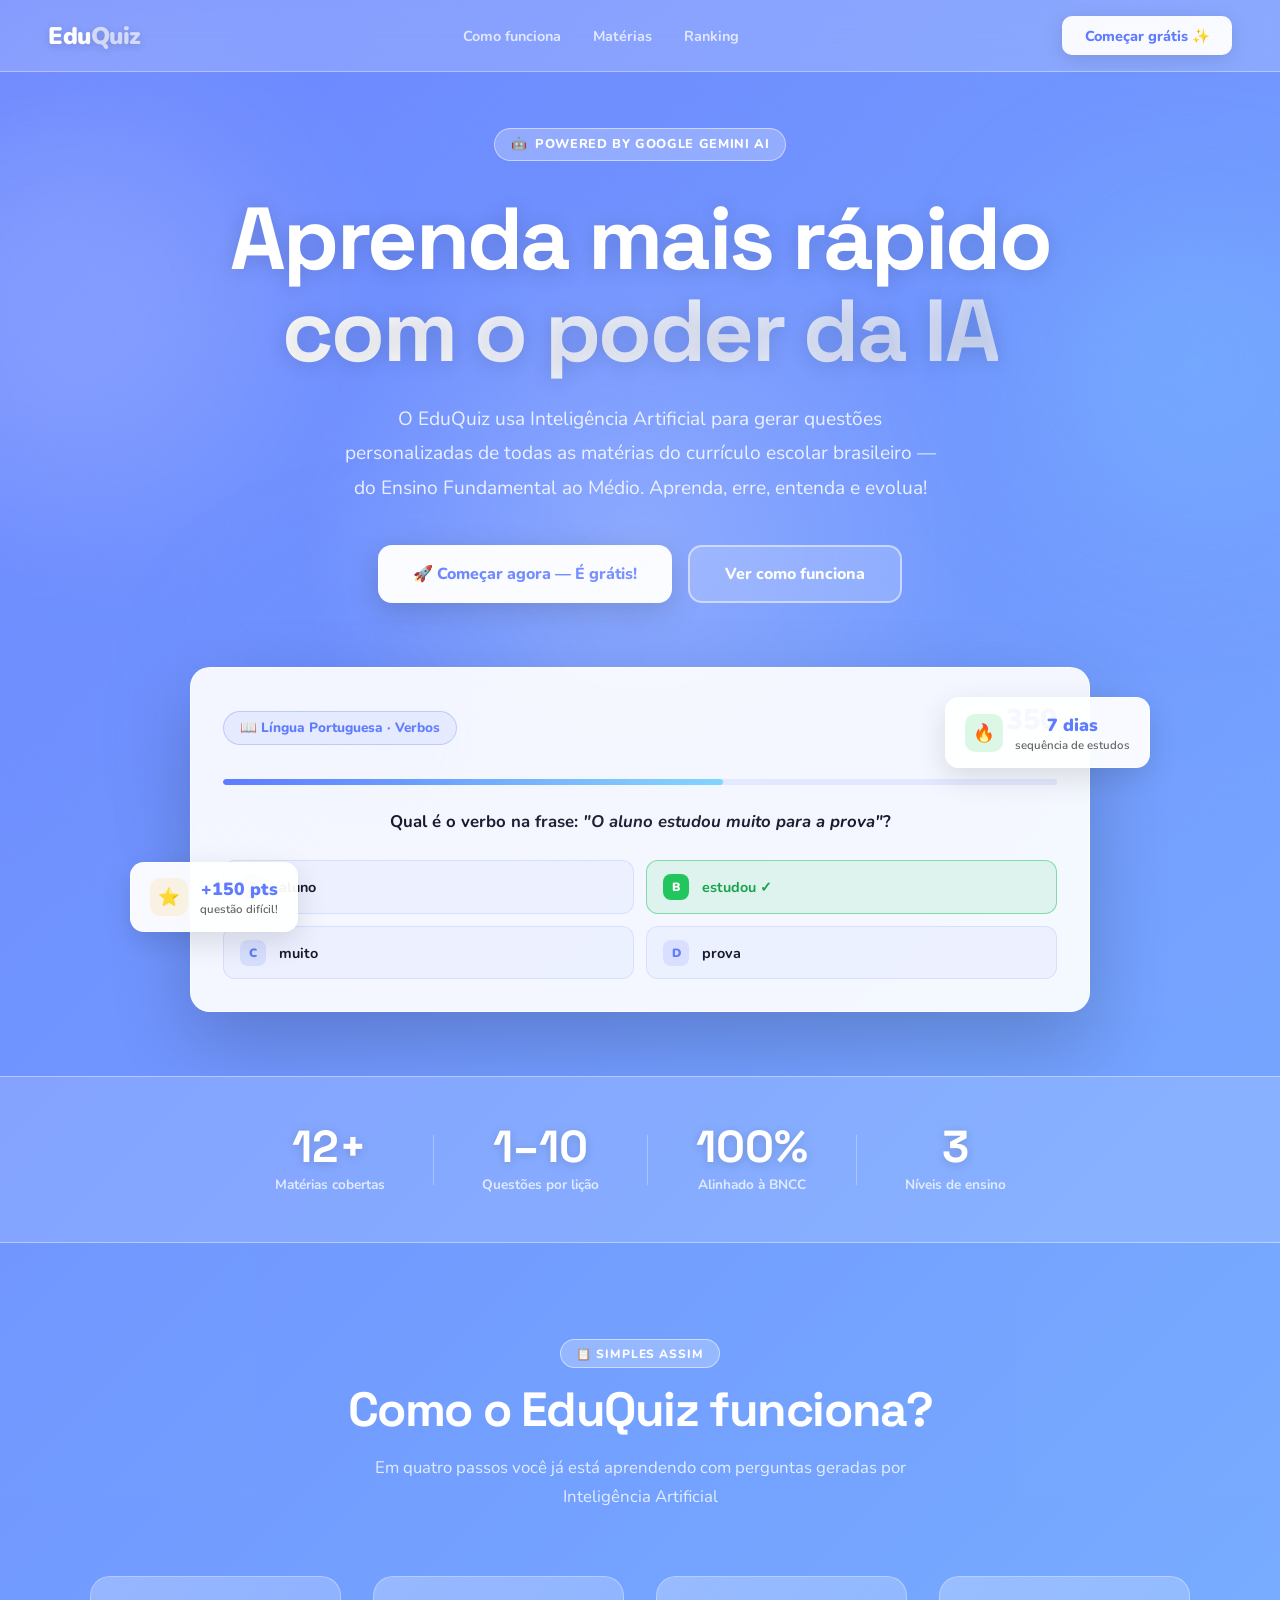
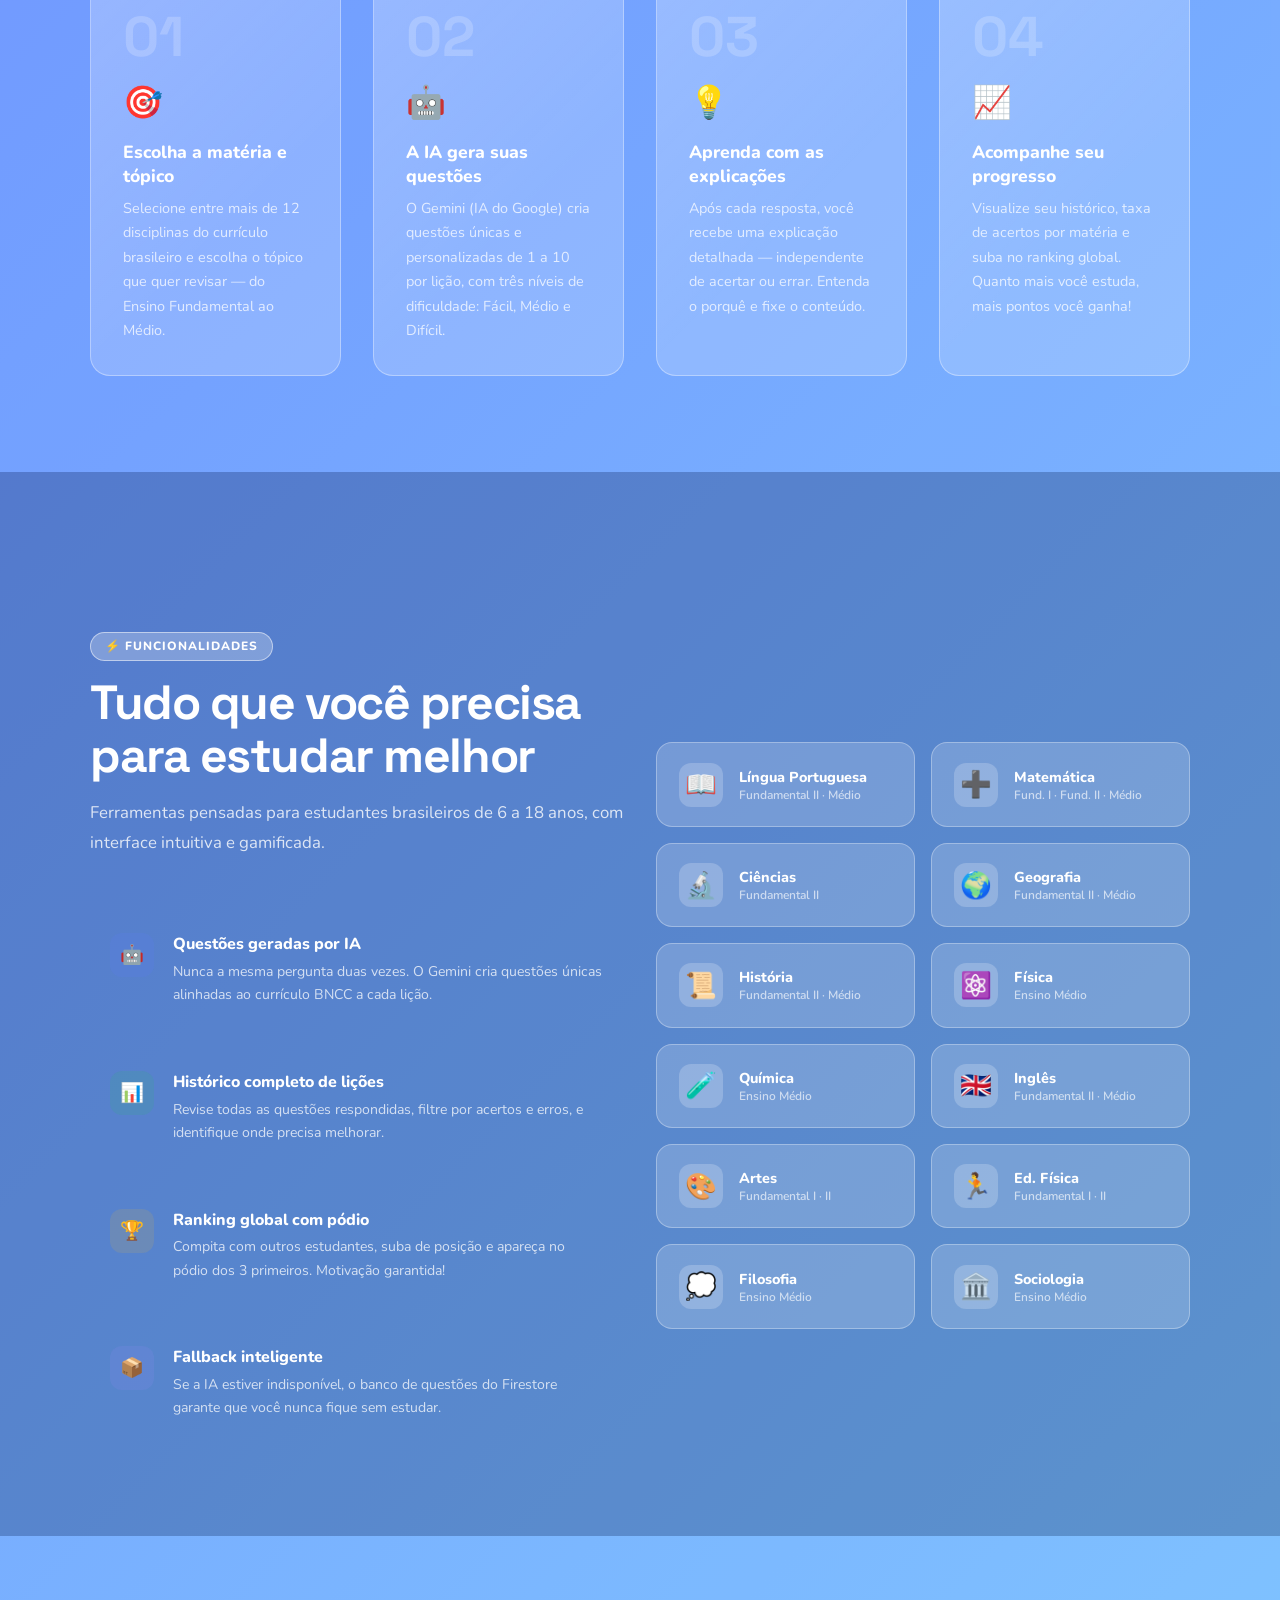
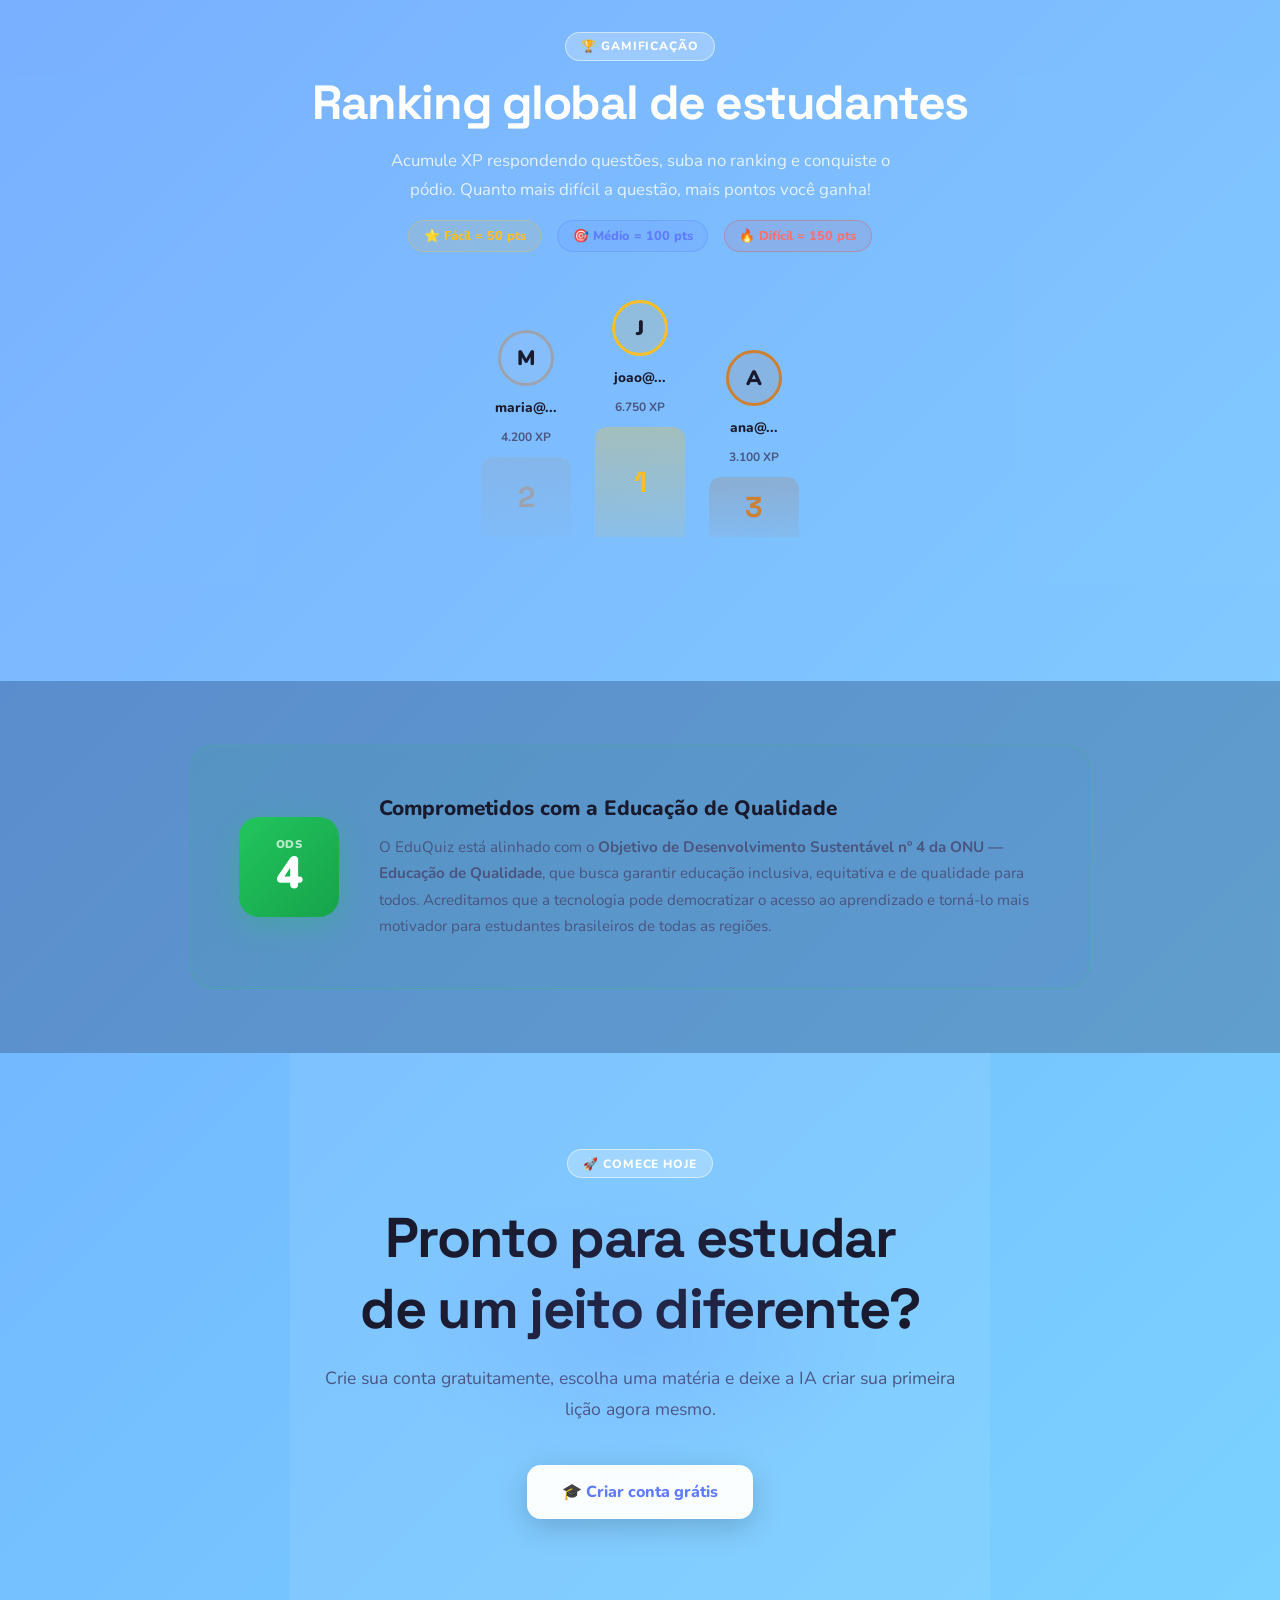
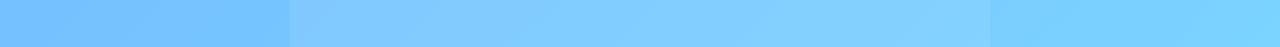
<file: index.html>
<!DOCTYPE html>
<html lang="pt-br">
<head>
  <meta charset="UTF-8">
  <meta name="viewport" content="width=device-width, initial-scale=1.0">
  <title>EduQuiz — Aprender nunca foi tão divertido</title>
  <link rel="preconnect" href="https://fonts.googleapis.com">
  <link href="https://fonts.googleapis.com/css2?family=Nunito:wght@400;600;700;800;900&family=Space+Grotesk:wght@300;400;500;600;700&display=swap" rel="stylesheet">
  <style>
    *, *::before, *::after { box-sizing: border-box; margin: 0; padding: 0; }

    :root {
      --blue:   #5f7cff;
      --cyan:   #7bd3ff;
      --purple: #a78bfa;
      --green:  #22c55e;
      --yellow: #fbbf24;
      --red:    #f87171;
      --dark:   #0d0f1a;
      --dark2:  #13162b;
      --dark3:  #1a1e3a;
      --text:   #1a1a2e;
      --muted:  #4a5580;
      --border: rgba(95,124,255,0.2);
      --bg-grad: linear-gradient(135deg, #5f7cff, #7bd3ff);
    }

    html { scroll-behavior: smooth; }

    body {
      font-family: 'Nunito', sans-serif;
      background: var(--bg-grad);
      color: var(--text);
      min-height: 100vh;
      overflow-x: hidden;
    }

    body::before {
      content: '';
      position: fixed; inset: 0; z-index: 0;
      background-image: url("data:image/svg+xml,%3Csvg viewBox='0 0 256 256' xmlns='http://www.w3.org/2000/svg'%3E%3Cfilter id='noise'%3E%3CfeTurbulence type='fractalNoise' baseFrequency='0.9' numOctaves='4' stitchTiles='stitch'/%3E%3C/filter%3E%3Crect width='100%25' height='100%25' filter='url(%23noise)' opacity='0.04'/%3E%3C/svg%3E");
      pointer-events: none;
      opacity: 0.5;
    }

    /* NAV */
    nav {
      position: fixed; top: 0; left: 0; right: 0; z-index: 100;
      display: flex; align-items: center; justify-content: space-between;
      padding: 1rem 3rem;
      background: rgba(255,255,255,0.18);
      backdrop-filter: blur(20px);
      border-bottom: 1px solid rgba(255,255,255,0.35);
    }

    .nav-logo {
      font-size: 1.5rem; font-weight: 900;
      color: #fff;
      letter-spacing: -0.5px;
      text-shadow: 0 2px 8px rgba(0,0,0,0.15);
    }
    .nav-logo span { color: rgba(255,255,255,0.65); }

    .nav-links { display: flex; align-items: center; gap: 2rem; list-style: none; }
    .nav-links a {
      color: rgba(255,255,255,0.75); text-decoration: none;
      font-weight: 700; font-size: 0.9rem; transition: color .2s;
    }
    .nav-links a:hover { color: #fff; }

    .nav-actions { display: flex; align-items: center; gap: 0.6rem; }

    .nav-cta-outline {
      background: rgba(255,255,255,0.2); color: #fff; border: 2px solid rgba(255,255,255,0.6);
      padding: 0.55rem 1.2rem; border-radius: 10px;
      font-family: 'Nunito', sans-serif; font-weight: 800; font-size: 0.9rem;
      cursor: pointer; transition: all .2s; text-decoration: none;
    }
    .nav-cta-outline:hover { background: rgba(255,255,255,0.35); transform: translateY(-1px); }

    .nav-cta {
      background: rgba(255,255,255,0.95); color: var(--blue); border: none;
      padding: 0.6rem 1.4rem; border-radius: 10px;
      font-family: 'Nunito', sans-serif; font-weight: 800; font-size: 0.9rem;
      cursor: pointer; transition: all .2s;
      box-shadow: 0 4px 20px rgba(0,0,0,0.12); text-decoration: none;
    }
    .nav-cta:hover { background: #fff; transform: translateY(-1px); box-shadow: 0 6px 24px rgba(0,0,0,0.18); }

    /* HERO */
    .hero {
      min-height: 100vh;
      display: flex; flex-direction: column; align-items: center; justify-content: center;
      padding: 8rem 2rem 4rem;
      position: relative; text-align: center; overflow: hidden;
    }

    .hero::after {
      content: '';
      position: absolute; width: 700px; height: 700px;
      background: radial-gradient(circle, rgba(255,255,255,0.2) 0%, transparent 70%);
      top: 50%; left: 50%; transform: translate(-50%, -50%);
      pointer-events: none;
    }

    .orb {
      position: absolute; border-radius: 50%; filter: blur(80px);
      pointer-events: none; animation: float 8s ease-in-out infinite;
    }
    .orb-1 { width: 400px; height: 400px; background: rgba(255,255,255,0.15); top: 10%; left: -10%; }
    .orb-2 { width: 300px; height: 300px; background: rgba(123,211,255,0.25); top: 20%; right: -5%; animation-delay: 3s; }
    .orb-3 { width: 250px; height: 250px; background: rgba(95,124,255,0.2); bottom: 20%; left: 20%; animation-delay: 1.5s; }

    @keyframes float {
      0%, 100% { transform: translateY(0); }
      50% { transform: translateY(-30px); }
    }

    .hero-badge {
      display: inline-flex; align-items: center; gap: 0.5rem;
      background: rgba(255,255,255,0.25); border: 1px solid rgba(255,255,255,0.5);
      color: #fff; padding: 0.4rem 1rem; border-radius: 999px;
      font-size: 0.8rem; font-weight: 800; letter-spacing: .05em; text-transform: uppercase;
      margin-bottom: 2rem; animation: fadeUp 0.6s ease both;
    }

    .hero h1 {
      font-family: 'Space Grotesk', sans-serif;
      font-size: clamp(2.8rem, 7vw, 5.5rem);
      font-weight: 700; line-height: 1.05; letter-spacing: -0.03em;
      color: #fff; text-shadow: 0 2px 20px rgba(0,0,0,0.15);
      margin-bottom: 1.5rem; animation: fadeUp 0.6s ease 0.1s both;
    }

    .hero h1 .line-accent {
      background: linear-gradient(90deg, #fff, rgba(255,255,255,0.7));
      -webkit-background-clip: text; -webkit-text-fill-color: transparent;
    }

    .hero-desc {
      font-size: clamp(1rem, 2vw, 1.2rem);
      color: rgba(255,255,255,0.85); line-height: 1.8; max-width: 600px; margin: 0 auto 2.5rem;
      animation: fadeUp 0.6s ease 0.2s both;
    }

    .hero-actions {
      display: flex; gap: 1rem; justify-content: center; flex-wrap: wrap;
      margin-bottom: 4rem; animation: fadeUp 0.6s ease 0.3s both;
    }

    .btn-lg {
      padding: 1rem 2.2rem; border-radius: 14px;
      font-family: 'Nunito', sans-serif; font-weight: 800; font-size: 1rem;
      cursor: pointer; transition: all .2s; text-decoration: none;
      display: inline-flex; align-items: center; gap: 0.5rem;
    }
    .btn-primary-lg {
      background: rgba(255,255,255,0.97);
      color: var(--blue); border: none; box-shadow: 0 8px 30px rgba(0,0,0,0.18);
    }
    .btn-primary-lg:hover { transform: translateY(-2px); box-shadow: 0 12px 40px rgba(0,0,0,0.25); background: #fff; }

    .btn-ghost-lg {
      background: rgba(255,255,255,0.18); color: #fff; border: 2px solid rgba(255,255,255,0.5);
    }
    .btn-ghost-lg:hover { background: rgba(255,255,255,0.3); transform: translateY(-2px); }

    /* PREVIEW CARD */
    .hero-preview {
      position: relative; width: 100%; max-width: 900px; margin: 0 auto;
      animation: fadeUp 0.8s ease 0.4s both;
    }

    .preview-card {
      background: rgba(255,255,255,0.92); border: 1px solid rgba(255,255,255,0.8);
      border-radius: 20px; padding: 2rem;
      box-shadow: 0 30px 80px rgba(0,0,0,0.2);
      color: #1a1a2e;
    }

    .preview-top {
      display: flex; align-items: center; justify-content: space-between; margin-bottom: 1.5rem;
    }

    .preview-pill {
      display: flex; align-items: center; gap: 0.5rem;
      background: rgba(95,124,255,0.1); border: 1px solid rgba(95,124,255,0.3);
      padding: 0.4rem 1rem; border-radius: 999px; font-size: 0.85rem; font-weight: 800; color: var(--blue);
    }

    .preview-score { font-size: 1.8rem; font-weight: 900; color: var(--blue); }
    .preview-score span { font-size: 0.75rem; color: #888; font-weight: 700; display: block; text-align: right; }

    .preview-progress {
      height: 6px; background: rgba(95,124,255,0.12); border-radius: 999px; overflow: hidden; margin-bottom: 1.5rem;
    }
    .preview-progress-fill {
      height: 100%; width: 60%;
      background: linear-gradient(90deg, var(--blue), var(--cyan)); border-radius: 999px;
    }

    .preview-question {
      font-size: 1.05rem; font-weight: 700; line-height: 1.6; margin-bottom: 1.5rem; color: #1a1a2e;
    }

    .preview-options { display: grid; grid-template-columns: 1fr 1fr; gap: 0.75rem; }

    .preview-opt {
      background: rgba(95,124,255,0.05); border: 1px solid rgba(95,124,255,0.15);
      border-radius: 12px; padding: 0.8rem 1rem;
      display: flex; align-items: center; gap: 0.8rem;
      font-size: 0.9rem; font-weight: 700; color: #1a1a2e;
    }
    .preview-opt.correct { border-color: rgba(34,197,94,0.5); background: rgba(34,197,94,0.1); color: #16a34a; }

    .preview-opt-letter {
      width: 26px; height: 26px; border-radius: 8px;
      background: rgba(95,124,255,0.15); color: var(--blue);
      font-size: 0.75rem; font-weight: 900;
      display: flex; align-items: center; justify-content: center; flex-shrink: 0;
    }
    .preview-opt.correct .preview-opt-letter { background: #22c55e; color: #fff; }

    .float-card {
      position: absolute; background: rgba(255,255,255,0.95);
      border: 1px solid rgba(255,255,255,0.9); border-radius: 14px; padding: 0.9rem 1.2rem;
      box-shadow: 0 10px 30px rgba(0,0,0,0.12);
      display: flex; align-items: center; gap: 0.75rem; font-size: 0.85rem; font-weight: 700; color: #1a1a2e;
      animation: floatCard 4s ease-in-out infinite;
    }
    .float-card-1 { right: -60px; top: 30px; }
    .float-card-2 { left: -60px; bottom: 80px; animation-delay: 2s; }

    @keyframes floatCard {
      0%, 100% { transform: translateY(0) rotate(-1deg); }
      50% { transform: translateY(-10px) rotate(1deg); }
    }

    .float-icon { width: 38px; height: 38px; border-radius: 10px; display: flex; align-items: center; justify-content: center; font-size: 1.1rem; flex-shrink: 0; }
    .float-val { font-size: 1.1rem; font-weight: 900; color: var(--blue); }
    .float-lbl { font-size: 0.72rem; color: #666; font-weight: 600; }

    /* STATS STRIP */
    .stats-strip {
      background: rgba(255,255,255,0.2);
      border-top: 1px solid rgba(255,255,255,0.4); border-bottom: 1px solid rgba(255,255,255,0.4);
      padding: 3rem 2rem;
      display: flex; align-items: center; justify-content: center; flex-wrap: wrap; gap: 3rem;
    }
    .stat-item { text-align: center; }
    .stat-val {
      font-family: 'Space Grotesk', sans-serif; font-size: 2.8rem; font-weight: 700;
      color: #fff; text-shadow: 0 2px 10px rgba(0,0,0,0.15); line-height: 1;
    }
    .stat-lbl { font-size: 0.85rem; color: rgba(255,255,255,0.75); font-weight: 700; margin-top: 0.3rem; }
    .stat-sep { width: 1px; height: 50px; background: rgba(255,255,255,0.3); }

    /* SECTIONS */
    section { padding: 6rem 2rem; position: relative; z-index: 1; background: rgba(255,255,255,0.08); }

    .section-tag {
      display: inline-flex; align-items: center; gap: 0.4rem;
      background: rgba(255,255,255,0.25); border: 1px solid rgba(255,255,255,0.5);
      color: #fff; padding: 0.35rem 0.9rem; border-radius: 999px;
      font-size: 0.75rem; font-weight: 800; letter-spacing: .08em; text-transform: uppercase;
      margin-bottom: 1rem;
    }

    .section-h2 {
      font-family: 'Space Grotesk', sans-serif; font-size: clamp(2rem, 4vw, 3rem);
      font-weight: 700; letter-spacing: -0.03em; line-height: 1.1; margin-bottom: 1rem; color: #fff;
    }

    .section-sub { color: rgba(255,255,255,0.8); font-size: 1.05rem; line-height: 1.75; max-width: 540px; }

    /* HOW IT WORKS */
    .how { max-width: 1100px; margin: 0 auto; }
    .how-header { text-align: center; margin-bottom: 4rem; }
    .how-header .section-sub { margin: 0 auto; }

    .steps { display: grid; grid-template-columns: repeat(auto-fit, minmax(240px, 1fr)); gap: 2rem; }

    .step-card {
      background: rgba(255,255,255,0.18); border: 1px solid rgba(255,255,255,0.35);
      border-radius: 20px; padding: 2rem; position: relative; overflow: hidden;
      transition: transform .3s ease, border-color .3s;
    }
    .step-card:hover { transform: translateY(-6px); border-color: rgba(255,255,255,0.6); }

    .step-card::before {
      content: ''; position: absolute; inset: 0;
      background: linear-gradient(135deg, rgba(255,255,255,0.1) 0%, transparent 60%);
      pointer-events: none;
    }

    .step-num {
      font-family: 'Space Grotesk', sans-serif; font-size: 3.5rem; font-weight: 700;
      color: rgba(255,255,255,0.2); line-height: 1; margin-bottom: 1rem;
    }
    .step-icon { font-size: 2rem; margin-bottom: 1rem; }
    .step-card h3 { font-size: 1.1rem; font-weight: 800; margin-bottom: 0.5rem; color: #fff; }
    .step-card p  { font-size: 0.9rem; color: rgba(255,255,255,0.75); line-height: 1.7; }

    /* FEATURES */
    .features { max-width: 1100px; margin: 0 auto; }
    .features-grid { display: grid; grid-template-columns: 1fr 1fr; gap: 2rem; align-items: center; margin-top: 4rem; }
    .features-left { display: flex; flex-direction: column; gap: 1.5rem; }

    .feat-item {
      display: flex; gap: 1.2rem; align-items: flex-start;
      padding: 1.2rem; border-radius: 14px; border: 1px solid transparent; transition: all .3s; cursor: default;
    }
    .feat-item:hover { background: rgba(255,255,255,0.15); border-color: rgba(255,255,255,0.3); }

    .feat-icon-wrap {
      width: 44px; height: 44px; border-radius: 12px;
      display: flex; align-items: center; justify-content: center; font-size: 1.2rem; flex-shrink: 0;
    }
    .feat-item h4 { font-size: 1rem; font-weight: 800; margin-bottom: 0.3rem; color: #fff; }
    .feat-item p  { font-size: 0.88rem; color: rgba(255,255,255,0.75); line-height: 1.65; }

    /* SUBJECTS */
    .subjects-showcase { display: grid; grid-template-columns: 1fr 1fr; gap: 1rem; }

    .subject-card {
      background: rgba(255,255,255,0.18); border: 1px solid rgba(255,255,255,0.3);
      border-radius: 16px; padding: 1.2rem 1.4rem;
      display: flex; align-items: center; gap: 1rem; transition: all .25s; cursor: default;
    }
    .subject-card:hover { transform: translateY(-3px); border-color: rgba(255,255,255,0.55); background: rgba(255,255,255,0.28); }

    .subj-icon {
      font-size: 1.6rem; width: 44px; height: 44px;
      display: flex; align-items: center; justify-content: center;
      background: rgba(255,255,255,0.2); border-radius: 12px; flex-shrink: 0;
    }
    .subj-name { font-size: 0.9rem; font-weight: 800; color: #fff; }
    .subj-meta { font-size: 0.75rem; color: rgba(255,255,255,0.65); font-weight: 600; }

    /* RANKING */
    .ranking-section { max-width: 800px; margin: 0 auto; text-align: center; }

    .podium { display: flex; align-items: flex-end; justify-content: center; gap: 1.5rem; margin: 3rem 0; }
    .podium-item { display: flex; flex-direction: column; align-items: center; gap: 0.75rem; }

    .podium-avatar {
      width: 56px; height: 56px; border-radius: 50%;
      display: flex; align-items: center; justify-content: center;
      font-size: 1.3rem; font-weight: 900; border: 3px solid transparent;
    }

    .podium-block {
      width: 90px; border-radius: 12px 12px 0 0;
      display: flex; align-items: center; justify-content: center;
      font-family: 'Space Grotesk', sans-serif; font-size: 1.8rem; font-weight: 700;
    }

    .p-1 .podium-avatar { background: rgba(251,191,36,0.15); border-color: #fbbf24; }
    .p-1 .podium-block  { height: 110px; background: linear-gradient(180deg, rgba(251,191,36,0.3), rgba(251,191,36,0.1)); color: #fbbf24; }

    .p-2 .podium-avatar { background: rgba(209,213,219,0.1); border-color: #9ca3af; }
    .p-2 .podium-block  { height: 80px; background: linear-gradient(180deg, rgba(156,163,175,0.25), rgba(156,163,175,0.08)); color: #9ca3af; }

    .p-3 .podium-avatar { background: rgba(180,119,77,0.15); border-color: #cd7f32; }
    .p-3 .podium-block  { height: 60px; background: linear-gradient(180deg, rgba(180,119,77,0.25), rgba(180,119,77,0.08)); color: #cd7f32; }

    .podium-name { font-size: 0.85rem; font-weight: 800; }
    .podium-xp   { font-size: 0.75rem; color: var(--muted); font-weight: 700; }

    /* ODS */
    .ods-section { max-width: 900px; margin: 0 auto; }

    .ods-card {
      background: linear-gradient(135deg, rgba(34,197,94,0.08), rgba(95,124,255,0.08));
      border: 1px solid rgba(34,197,94,0.25); border-radius: 24px; padding: 3rem;
      display: flex; gap: 2.5rem; align-items: center;
    }

    .ods-badge {
      width: 100px; height: 100px; border-radius: 20px;
      background: linear-gradient(135deg, #22c55e, #16a34a);
      display: flex; flex-direction: column; align-items: center; justify-content: center;
      flex-shrink: 0; box-shadow: 0 8px 30px rgba(34,197,94,0.3);
    }
    .ods-badge span:first-child { font-size: 0.7rem; font-weight: 900; letter-spacing: .05em; text-transform: uppercase; color: rgba(255,255,255,0.7); }
    .ods-badge span:last-child  { font-size: 2.8rem; font-weight: 900; color: #fff; line-height: 1; }

    .ods-text h3 { font-size: 1.3rem; font-weight: 800; margin-bottom: 0.75rem; }
    .ods-text p  { color: var(--muted); line-height: 1.75; font-size: 0.95rem; }

    /* CTA */
    .cta-section { text-align: center; max-width: 700px; margin: 0 auto; padding: 6rem 2rem 8rem; }
    .cta-glow { position: relative; display: inline-block; }
    .cta-glow::before {
      content: ''; position: absolute; width: 500px; height: 300px;
      background: radial-gradient(ellipse, rgba(95,124,255,0.15) 0%, transparent 70%);
      top: 50%; left: 50%; transform: translate(-50%, -50%); pointer-events: none;
    }
    .cta-section h2 {
      font-family: 'Space Grotesk', sans-serif;
      font-size: clamp(2rem, 5vw, 3.5rem); font-weight: 700; letter-spacing: -0.03em; margin-bottom: 1.2rem;
    }
    .cta-section p { color: var(--muted); font-size: 1.1rem; line-height: 1.75; margin-bottom: 2.5rem; }

    /* FOOTER */
    footer {
      border-top: 1px solid var(--border); padding: 2.5rem 3rem;
      display: flex; align-items: center; justify-content: space-between; flex-wrap: wrap; gap: 1rem;
      background: rgba(13,15,26,0.6);
    }
    .foot-logo {
      font-size: 1.2rem; font-weight: 900;
      background: linear-gradient(90deg, var(--blue), var(--cyan));
      -webkit-background-clip: text; -webkit-text-fill-color: transparent;
    }
    footer p { font-size: 0.85rem; color: var(--muted); }
    .foot-links { display: flex; gap: 1.5rem; }
    .foot-links a { color: var(--muted); text-decoration: none; font-size: 0.85rem; font-weight: 600; transition: color .2s; }
    .foot-links a:hover { color: var(--text); }

    @keyframes fadeUp {
      from { opacity: 0; transform: translateY(20px); }
      to   { opacity: 1; transform: translateY(0); }
    }

    .reveal { opacity: 0; transform: translateY(24px); transition: opacity .6s ease, transform .6s ease; }
    .reveal.visible { opacity: 1; transform: none; }

    @media (max-width: 900px) {
      nav { padding: 1rem 1.5rem; }
      .nav-links { display: none; }
      .features-grid { grid-template-columns: 1fr; }
      .float-card-1, .float-card-2 { display: none; }
      .ods-card { flex-direction: column; text-align: center; }
      footer { flex-direction: column; text-align: center; }
    }
    @media (max-width: 600px) {
      .preview-options { grid-template-columns: 1fr; }
      .subjects-showcase { grid-template-columns: 1fr; }
      .stats-strip { gap: 1.5rem; }
      .stat-sep { display: none; }
    }
  </style>
</head>
<body>

  <nav>
    <div class="nav-logo">Edu<span>Quiz</span></div>
    <ul class="nav-links">
      <li><a href="#como-funciona">Como funciona</a></li>
      <li><a href="#materias">Matérias</a></li>
      <li><a href="#ranking">Ranking</a></li>
    </ul>
    <a href="login/login.html" class="nav-cta">Começar grátis ✨</a>
  </nav>

  <section class="hero">
    <div class="orb orb-1"></div>
    <div class="orb orb-2"></div>
    <div class="orb orb-3"></div>

    <div class="hero-badge">
      <span>🤖</span> Powered by Google Gemini AI
    </div>

    <h1>
      Aprenda mais rápido<br>
      <span class="line-accent">com o poder da IA</span>
    </h1>

    <p class="hero-desc">
      O EduQuiz usa Inteligência Artificial para gerar questões personalizadas de todas as matérias do currículo escolar brasileiro — do Ensino Fundamental ao Médio. Aprenda, erre, entenda e evolua!
    </p>

    <div class="hero-actions">
      <a href="login/login.html" class="btn-lg btn-primary-lg">
        🚀 Começar agora — É grátis!
      </a>
      <a href="#como-funciona" class="btn-lg btn-ghost-lg">
        Ver como funciona
      </a>
    </div>

    <div class="hero-preview">
      <div class="preview-card">
        <div class="preview-top">
          <div class="preview-pill">📖 Língua Portuguesa · Verbos</div>
          <div class="preview-score">350<span>pontos</span></div>
        </div>
        <div class="preview-progress"><div class="preview-progress-fill"></div></div>
        <p class="preview-question">
          Qual é o verbo na frase: <em>"O aluno estudou muito para a prova"</em>?
        </p>
        <div class="preview-options">
          <div class="preview-opt"><div class="preview-opt-letter">A</div> aluno</div>
          <div class="preview-opt correct"><div class="preview-opt-letter">B</div> estudou ✓</div>
          <div class="preview-opt"><div class="preview-opt-letter">C</div> muito</div>
          <div class="preview-opt"><div class="preview-opt-letter">D</div> prova</div>
        </div>
      </div>
      <div class="float-card float-card-1">
        <div class="float-icon" style="background:rgba(34,197,94,0.15)">🔥</div>
        <div><div class="float-val">7 dias</div><div class="float-lbl">sequência de estudos</div></div>
      </div>
      <div class="float-card float-card-2">
        <div class="float-icon" style="background:rgba(251,191,36,0.12)">⭐</div>
        <div><div class="float-val">+150 pts</div><div class="float-lbl">questão difícil!</div></div>
      </div>
    </div>
  </section>

  <div class="stats-strip">
    <div class="stat-item"><div class="stat-val">12+</div><div class="stat-lbl">Matérias cobertas</div></div>
    <div class="stat-sep"></div>
    <div class="stat-item"><div class="stat-val">1–10</div><div class="stat-lbl">Questões por lição</div></div>
    <div class="stat-sep"></div>
    <div class="stat-item"><div class="stat-val">100%</div><div class="stat-lbl">Alinhado à BNCC</div></div>
    <div class="stat-sep"></div>
    <div class="stat-item"><div class="stat-val">3</div><div class="stat-lbl">Níveis de ensino</div></div>
  </div>

  <section id="como-funciona">
    <div class="how">
      <div class="how-header reveal">
        <div class="section-tag">📋 Simples assim</div>
        <h2 class="section-h2">Como o EduQuiz funciona?</h2>
        <p class="section-sub">Em quatro passos você já está aprendendo com perguntas geradas por Inteligência Artificial</p>
      </div>
      <div class="steps">
        <div class="step-card reveal">
          <div class="step-num">01</div>
          <div class="step-icon">🎯</div>
          <h3>Escolha a matéria e tópico</h3>
          <p>Selecione entre mais de 12 disciplinas do currículo brasileiro e escolha o tópico que quer revisar — do Ensino Fundamental ao Médio.</p>
        </div>
        <div class="step-card reveal" style="transition-delay:.1s">
          <div class="step-num">02</div>
          <div class="step-icon">🤖</div>
          <h3>A IA gera suas questões</h3>
          <p>O Gemini (IA do Google) cria questões únicas e personalizadas de 1 a 10 por lição, com três níveis de dificuldade: Fácil, Médio e Difícil.</p>
        </div>
        <div class="step-card reveal" style="transition-delay:.2s">
          <div class="step-num">03</div>
          <div class="step-icon">💡</div>
          <h3>Aprenda com as explicações</h3>
          <p>Após cada resposta, você recebe uma explicação detalhada — independente de acertar ou errar. Entenda o porquê e fixe o conteúdo.</p>
        </div>
        <div class="step-card reveal" style="transition-delay:.3s">
          <div class="step-num">04</div>
          <div class="step-icon">📈</div>
          <h3>Acompanhe seu progresso</h3>
          <p>Visualize seu histórico, taxa de acertos por matéria e suba no ranking global. Quanto mais você estuda, mais pontos você ganha!</p>
        </div>
      </div>
    </div>
  </section>

  <section id="materias" style="background: rgba(26,30,58,0.25);">
    <div class="features">
      <div class="features-grid">
        <div class="features-left reveal">
          <div>
            <div class="section-tag">⚡ Funcionalidades</div>
            <h2 class="section-h2">Tudo que você precisa<br>para estudar melhor</h2>
            <p class="section-sub" style="margin-bottom:2rem">Ferramentas pensadas para estudantes brasileiros de 6 a 18 anos, com interface intuitiva e gamificada.</p>
          </div>
          <div class="feat-item">
            <div class="feat-icon-wrap" style="background:rgba(95,124,255,0.15)">🤖</div>
            <div><h4>Questões geradas por IA</h4><p>Nunca a mesma pergunta duas vezes. O Gemini cria questões únicas alinhadas ao currículo BNCC a cada lição.</p></div>
          </div>
          <div class="feat-item">
            <div class="feat-icon-wrap" style="background:rgba(34,197,94,0.12)">📊</div>
            <div><h4>Histórico completo de lições</h4><p>Revise todas as questões respondidas, filtre por acertos e erros, e identifique onde precisa melhorar.</p></div>
          </div>
          <div class="feat-item">
            <div class="feat-icon-wrap" style="background:rgba(251,191,36,0.12)">🏆</div>
            <div><h4>Ranking global com pódio</h4><p>Compita com outros estudantes, suba de posição e apareça no pódio dos 3 primeiros. Motivação garantida!</p></div>
          </div>
          <div class="feat-item">
            <div class="feat-icon-wrap" style="background:rgba(167,139,250,0.12)">📦</div>
            <div><h4>Fallback inteligente</h4><p>Se a IA estiver indisponível, o banco de questões do Firestore garante que você nunca fique sem estudar.</p></div>
          </div>
        </div>

        <div class="subjects-showcase reveal" style="transition-delay:.15s">
          <div class="subject-card"><div class="subj-icon">📖</div><div><div class="subj-name">Língua Portuguesa</div><div class="subj-meta">Fundamental II · Médio</div></div></div>
          <div class="subject-card"><div class="subj-icon">➕</div><div><div class="subj-name">Matemática</div><div class="subj-meta">Fund. I · Fund. II · Médio</div></div></div>
          <div class="subject-card"><div class="subj-icon">🔬</div><div><div class="subj-name">Ciências</div><div class="subj-meta">Fundamental II</div></div></div>
          <div class="subject-card"><div class="subj-icon">🌍</div><div><div class="subj-name">Geografia</div><div class="subj-meta">Fundamental II · Médio</div></div></div>
          <div class="subject-card"><div class="subj-icon">📜</div><div><div class="subj-name">História</div><div class="subj-meta">Fundamental II · Médio</div></div></div>
          <div class="subject-card"><div class="subj-icon">⚛️</div><div><div class="subj-name">Física</div><div class="subj-meta">Ensino Médio</div></div></div>
          <div class="subject-card"><div class="subj-icon">🧪</div><div><div class="subj-name">Química</div><div class="subj-meta">Ensino Médio</div></div></div>
          <div class="subject-card"><div class="subj-icon">🇬🇧</div><div><div class="subj-name">Inglês</div><div class="subj-meta">Fundamental II · Médio</div></div></div>
          <div class="subject-card"><div class="subj-icon">🎨</div><div><div class="subj-name">Artes</div><div class="subj-meta">Fundamental I · II</div></div></div>
          <div class="subject-card"><div class="subj-icon">🏃</div><div><div class="subj-name">Ed. Física</div><div class="subj-meta">Fundamental I · II</div></div></div>
          <div class="subject-card"><div class="subj-icon">💭</div><div><div class="subj-name">Filosofia</div><div class="subj-meta">Ensino Médio</div></div></div>
          <div class="subject-card"><div class="subj-icon">🏛️</div><div><div class="subj-name">Sociologia</div><div class="subj-meta">Ensino Médio</div></div></div>
        </div>
      </div>
    </div>
  </section>

  <section id="ranking">
    <div class="ranking-section reveal">
      <div class="section-tag">🏆 Gamificação</div>
      <h2 class="section-h2">Ranking global de estudantes</h2>
      <p class="section-sub" style="margin:0 auto 1rem">Acumule XP respondendo questões, suba no ranking e conquiste o pódio. Quanto mais difícil a questão, mais pontos você ganha!</p>
      <div style="display:flex;gap:1rem;justify-content:center;flex-wrap:wrap;margin-bottom:2.5rem">
        <span style="background:rgba(251,191,36,0.12);border:1px solid rgba(251,191,36,0.3);color:#fbbf24;padding:.35rem .9rem;border-radius:999px;font-size:.8rem;font-weight:800">⭐ Fácil = 50 pts</span>
        <span style="background:rgba(95,124,255,0.12);border:1px solid rgba(95,124,255,0.3);color:var(--blue);padding:.35rem .9rem;border-radius:999px;font-size:.8rem;font-weight:800">🎯 Médio = 100 pts</span>
        <span style="background:rgba(239,68,68,0.1);border:1px solid rgba(239,68,68,0.3);color:#f87171;padding:.35rem .9rem;border-radius:999px;font-size:.8rem;font-weight:800">🔥 Difícil = 150 pts</span>
      </div>
      <div class="podium">
        <div class="podium-item p-2">
          <div class="podium-avatar">M</div>
          <div class="podium-name">maria@...</div>
          <div class="podium-xp">4.200 XP</div>
          <div class="podium-block">2</div>
        </div>
        <div class="podium-item p-1">
          <div class="podium-avatar">J</div>
          <div class="podium-name">joao@...</div>
          <div class="podium-xp">6.750 XP</div>
          <div class="podium-block">1</div>
        </div>
        <div class="podium-item p-3">
          <div class="podium-avatar">A</div>
          <div class="podium-name">ana@...</div>
          <div class="podium-xp">3.100 XP</div>
          <div class="podium-block">3</div>
        </div>
      </div>
    </div>
  </section>

  <section style="background:rgba(26,30,58,0.25);padding:4rem 2rem">
    <div class="ods-section reveal">
      <div class="ods-card">
        <div class="ods-badge">
          <span>ODS</span><span>4</span>
        </div>
        <div class="ods-text">
          <h3>Comprometidos com a Educação de Qualidade</h3>
          <p>O EduQuiz está alinhado com o <strong>Objetivo de Desenvolvimento Sustentável nº 4 da ONU — Educação de Qualidade</strong>, que busca garantir educação inclusiva, equitativa e de qualidade para todos. Acreditamos que a tecnologia pode democratizar o acesso ao aprendizado e torná-lo mais motivador para estudantes brasileiros de todas as regiões.</p>
        </div>
      </div>
    </div>
  </section>

  <section class="cta-section">
    <div class="cta-glow">
      <div class="reveal">
        <div class="section-tag" style="margin-bottom:1.5rem">🚀 Comece hoje</div>
        <h2>Pronto para estudar<br>de um jeito diferente?</h2>
        <p>Crie sua conta gratuitamente, escolha uma matéria e deixe a IA criar sua primeira lição agora mesmo.</p>
        <a href="login/login.html" class="btn-lg btn-primary-lg" style="display:inline-flex">
          🎓 Criar conta grátis
        </a>
      </div>
    </div>
  </section>



  <script>
    const reveals = document.querySelectorAll('.reveal');
    const observer = new IntersectionObserver((entries) => {
      entries.forEach(entry => {
        if (entry.isIntersecting) {
          entry.target.classList.add('visible');
          observer.unobserve(entry.target);
        }
      });
    }, { threshold: 0.12 });
    reveals.forEach(el => observer.observe(el));
  </script>
</body>
</html>
</file>
